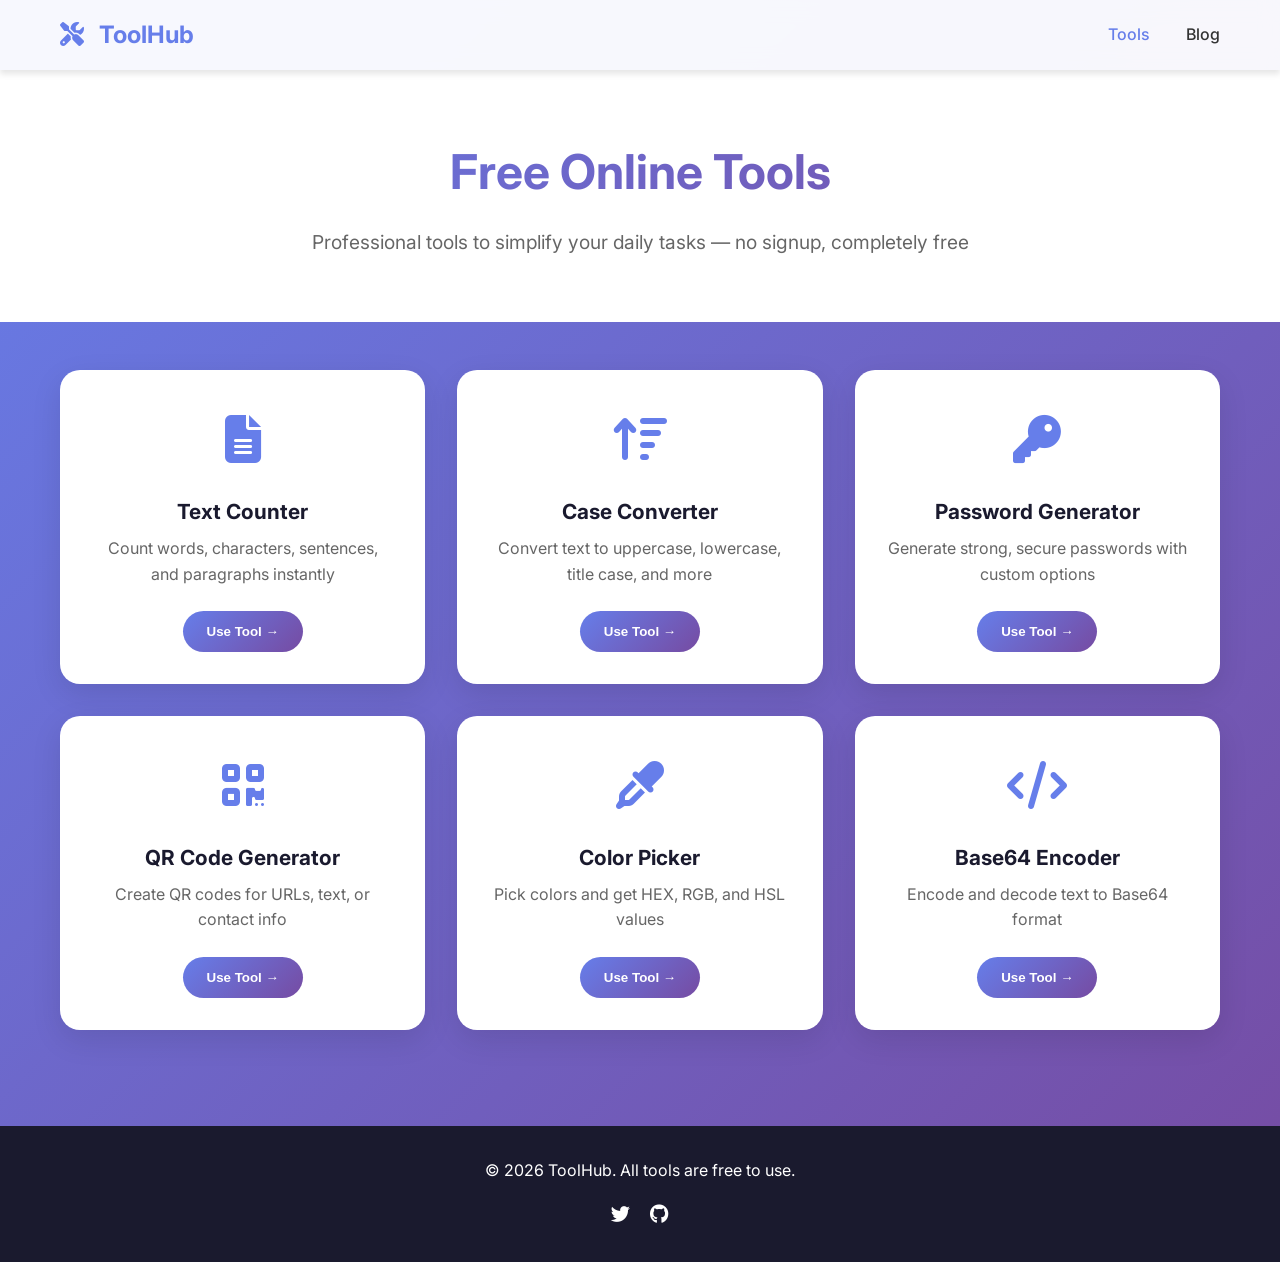
<file: index.html>
<!DOCTYPE html>
<html lang="en">
<head>
    <meta charset="UTF-8">
    <meta name="viewport" content="width=device-width, initial-scale=1.0">
    <meta name="description" content="Free online tools to boost your productivity - text tools, image tools, and more.">
    <meta name="keywords" content="online tools, free tools, productivity, text tools">
    <meta name="author" content="Your Name">
    <title>ToolHub - Free Online Tools</title>
    <link rel="stylesheet" href="style.css">
    <!-- Google Fonts for premium look -->
    <link href="https://fonts.googleapis.com/css2?family=Inter:opsz,wght@14..32,300;14..32,400;14..32,500;14..32,600;14..32,700&display=swap" rel="stylesheet">
    <!-- Font Awesome Icons -->
    <link rel="stylesheet" href="https://cdnjs.cloudflare.com/ajax/libs/font-awesome/6.5.1/css/all.min.css">
</head>
<body>
    <nav class="navbar">
        <div class="container">
            <div class="nav-brand">
                <i class="fas fa-tools"></i>
                <span>ToolHub</span>
            </div>
            <div class="nav-links">
                <a href="index.html" class="active">Tools</a>
                <a href="blog.html">Blog</a>
            </div>
        </div>
    </nav>

    <header class="hero">
        <div class="container">
            <h1>Free Online Tools</h1>
            <p>Professional tools to simplify your daily tasks — no signup, completely free</p>
        </div>
    </header>

    <main class="container">
        <div class="tools-grid">
            <!-- Tool 1: Text Counter -->
            <div class="tool-card">
                <div class="tool-icon"><i class="fas fa-file-alt"></i></div>
                <h3>Text Counter</h3>
                <p>Count words, characters, sentences, and paragraphs instantly</p>
                <button class="tool-btn" onclick="openTool('text-counter')">Use Tool →</button>
            </div>

            <!-- Tool 2: Case Converter -->
            <div class="tool-card">
                <div class="tool-icon"><i class="fas fa-arrow-up-wide-short"></i></div>
                <h3>Case Converter</h3>
                <p>Convert text to uppercase, lowercase, title case, and more</p>
                <button class="tool-btn" onclick="openTool('case-converter')">Use Tool →</button>
            </div>

            <!-- Tool 3: Password Generator -->
            <div class="tool-card">
                <div class="tool-icon"><i class="fas fa-key"></i></div>
                <h3>Password Generator</h3>
                <p>Generate strong, secure passwords with custom options</p>
                <button class="tool-btn" onclick="openTool('password-generator')">Use Tool →</button>
            </div>

            <!-- Tool 4: QR Code Generator -->
            <div class="tool-card">
                <div class="tool-icon"><i class="fas fa-qrcode"></i></div>
                <h3>QR Code Generator</h3>
                <p>Create QR codes for URLs, text, or contact info</p>
                <button class="tool-btn" onclick="openTool('qr-generator')">Use Tool →</button>
            </div>

            <!-- Tool 5: Color Picker -->
            <div class="tool-card">
                <div class="tool-icon"><i class="fas fa-eye-dropper"></i></div>
                <h3>Color Picker</h3>
                <p>Pick colors and get HEX, RGB, and HSL values</p>
                <button class="tool-btn" onclick="openTool('color-picker')">Use Tool →</button>
            </div>

            <!-- Tool 6: Base64 Encoder -->
            <div class="tool-card">
                <div class="tool-icon"><i class="fas fa-code"></i></div>
                <h3>Base64 Encoder</h3>
                <p>Encode and decode text to Base64 format</p>
                <button class="tool-btn" onclick="openTool('base64')">Use Tool →</button>
            </div>
        </div>

        <!-- Text Counter Tool Modal (Built-in) -->
        <div id="text-counter-tool" class="tool-modal" style="display:none">
            <div class="modal-content">
                <span class="close-tool" onclick="closeTool('text-counter')">&times;</span>
                <h2>Text Counter</h2>
                <textarea id="textInput" rows="6" placeholder="Type or paste your text here..."></textarea>
                <div class="stats">
                    <div class="stat"><strong>Characters:</strong> <span id="charCount">0</span></div>
                    <div class="stat"><strong>Words:</strong> <span id="wordCount">0</span></div>
                    <div class="stat"><strong>Sentences:</strong> <span id="sentenceCount">0</span></div>
                    <div class="stat"><strong>Paragraphs:</strong> <span id="paragraphCount">0</span></div>
                </div>
            </div>
        </div>
    </main>

    <footer>
        <div class="container">
            <p>&copy; 2026 ToolHub. All tools are free to use.</p>
            <div class="social-links">
                <a href="#"><i class="fab fa-twitter"></i></a>
                <a href="#"><i class="fab fa-github"></i></a>
            </div>
        </div>
    </footer>

    <script src="script.js"></script>
    <script>
        // Text counter functionality
        const textarea = document.getElementById('textInput');
        if(textarea) {
            textarea.addEventListener('input', function() {
                const text = this.value;
                document.getElementById('charCount').innerText = text.length;
                document.getElementById('wordCount').innerText = text.trim() ? text.trim().split(/\s+/).length : 0;
                document.getElementById('sentenceCount').innerText = text.split(/[.!?]+/).filter(s => s.trim().length > 0).length;
                document.getElementById('paragraphCount').innerText = text.split(/\n\s*\n/).filter(p => p.trim().length > 0).length;
            });
        }
    </script>
</body>
</html>
</file>
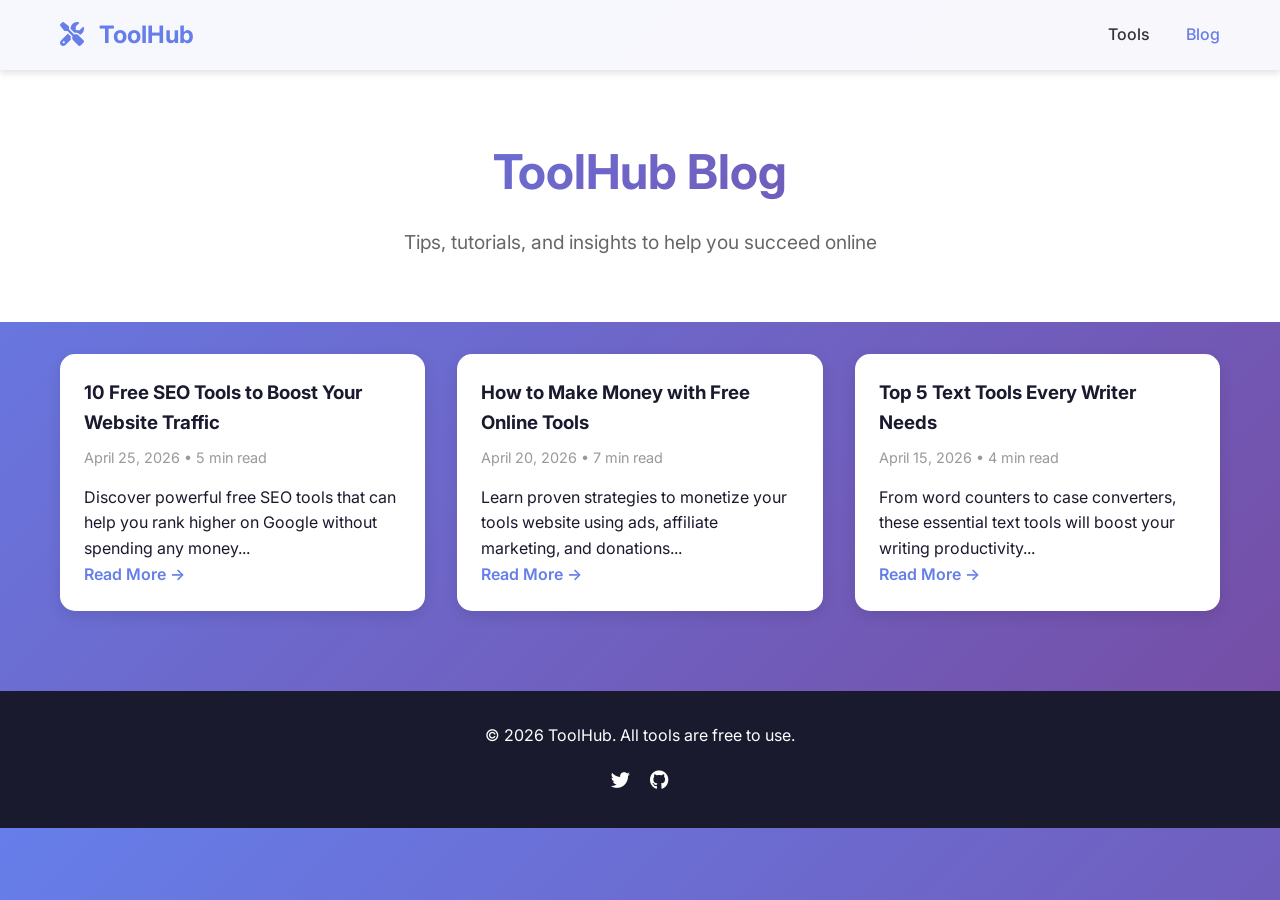
<file: blog.html>
<!DOCTYPE html>
<html lang="en">
<head>
    <meta charset="UTF-8">
    <meta name="viewport" content="width=device-width, initial-scale=1.0">
    <meta name="description" content="Latest blog posts about SEO, online tools, and making money online.">
    <title>Blog | ToolHub - Tips & Tutorials</title>
    <link rel="stylesheet" href="style.css">
    <link href="https://fonts.googleapis.com/css2?family=Inter:wght@300;400;500;600;700&display=swap" rel="stylesheet">
    <link rel="stylesheet" href="https://cdnjs.cloudflare.com/ajax/libs/font-awesome/6.5.1/css/all.min.css">
</head>
<body>
    <nav class="navbar">
        <div class="container">
            <div class="nav-brand">
                <i class="fas fa-tools"></i>
                <span>ToolHub</span>
            </div>
            <div class="nav-links">
                <a href="index.html">Tools</a>
                <a href="blog.html" class="active">Blog</a>
            </div>
        </div>
    </nav>

    <header class="hero">
        <div class="container">
            <h1>ToolHub Blog</h1>
            <p>Tips, tutorials, and insights to help you succeed online</p>
        </div>
    </header>

    <main class="container">
        <div class="blog-grid"></div>
    </main>

    <footer>
        <div class="container">
            <p>&copy; 2026 ToolHub. All tools are free to use.</p>
            <div class="social-links">
                <a href="#"><i class="fab fa-twitter"></i></a>
                <a href="#"><i class="fab fa-github"></i></a>
            </div>
        </div>
    </footer>

    <script src="script.js"></script>
</body>
</html>
</file>
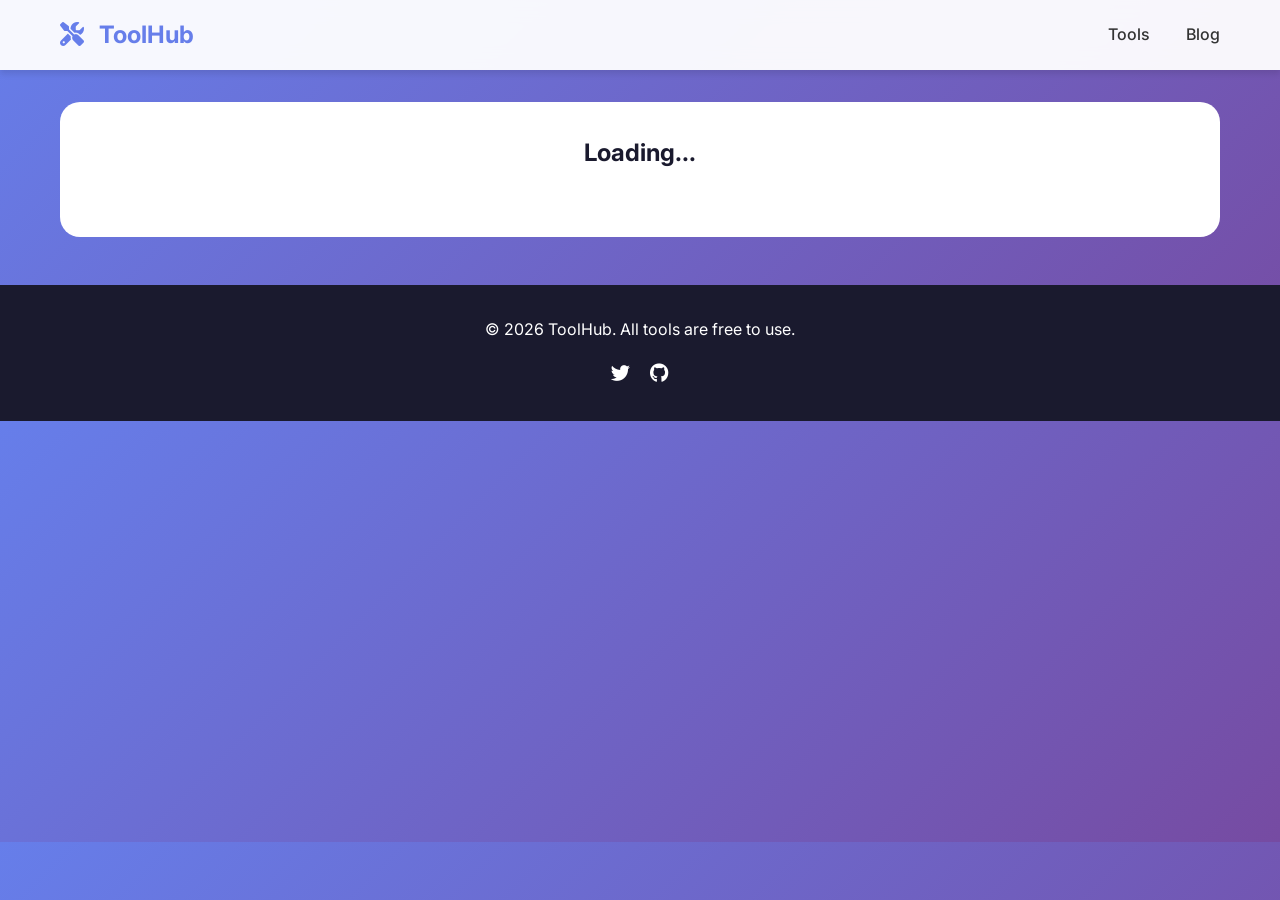
<file: post.html>
<!DOCTYPE html>
<html lang="en">
<head>
    <meta charset="UTF-8">
    <meta name="viewport" content="width=device-width, initial-scale=1.0">
    <meta name="description" content="Read our latest blog posts about online tools and SEO">
    <title>Blog Post | ToolHub</title>
    <link rel="stylesheet" href="style.css">
    <link href="https://fonts.googleapis.com/css2?family=Inter:wght@300;400;500;600;700&display=swap" rel="stylesheet">
    <link rel="stylesheet" href="https://cdnjs.cloudflare.com/ajax/libs/font-awesome/6.5.1/css/all.min.css">
</head>
<body>
    <nav class="navbar">
        <div class="container">
            <div class="nav-brand">
                <i class="fas fa-tools"></i>
                <span>ToolHub</span>
            </div>
            <div class="nav-links">
                <a href="index.html">Tools</a>
                <a href="blog.html">Blog</a>
            </div>
        </div>
    </nav>

    <main class="container">
        <article class="blog-post">
            <div class="post-header">
                <h1 class="post-title">Loading...</h1>
                <div class="post-date"></div>
            </div>
            <div class="post-content"></div>
        </article>
    </main>

    <footer>
        <div class="container">
            <p>&copy; 2026 ToolHub. All tools are free to use.</p>
            <div class="social-links">
                <a href="#"><i class="fab fa-twitter"></i></a>
                <a href="#"><i class="fab fa-github"></i></a>
            </div>
        </div>
    </footer>

    <script src="script.js"></script>
</body>
</html>
</file>
<file: style.css>
* {
    margin: 0;
    padding: 0;
    box-sizing: border-box;
}

body {
    font-family: 'Inter', sans-serif;
    background: linear-gradient(135deg, #667eea 0%, #764ba2 100%);
    color: #1a1a2e;
    line-height: 1.6;
}

.container {
    max-width: 1200px;
    margin: 0 auto;
    padding: 0 20px;
}

/* Navbar */
.navbar {
    background: rgba(255,255,255,0.95);
    backdrop-filter: blur(10px);
    box-shadow: 0 4px 6px rgba(0,0,0,0.1);
    position: sticky;
    top: 0;
    z-index: 1000;
    padding: 1rem 0;
}

.navbar .container {
    display: flex;
    justify-content: space-between;
    align-items: center;
}

.nav-brand {
    font-size: 1.5rem;
    font-weight: 700;
    color: #667eea;
}

.nav-brand i {
    margin-right: 10px;
}

.nav-links a {
    margin-left: 2rem;
    text-decoration: none;
    color: #333;
    font-weight: 500;
    transition: color 0.3s;
}

.nav-links a:hover, .nav-links a.active {
    color: #667eea;
}

/* Hero Section */
.hero {
    background: white;
    padding: 4rem 0;
    text-align: center;
}

.hero h1 {
    font-size: 3rem;
    margin-bottom: 1rem;
    background: linear-gradient(135deg, #667eea, #764ba2);
    -webkit-background-clip: text;
    -webkit-text-fill-color: transparent;
}

.hero p {
    font-size: 1.2rem;
    color: #666;
}

/* Tools Grid */
.tools-grid {
    display: grid;
    grid-template-columns: repeat(auto-fit, minmax(300px, 1fr));
    gap: 2rem;
    padding: 3rem 0;
}

.tool-card {
    background: white;
    border-radius: 20px;
    padding: 2rem;
    text-align: center;
    transition: transform 0.3s, box-shadow 0.3s;
    box-shadow: 0 10px 30px rgba(0,0,0,0.1);
}

.tool-card:hover {
    transform: translateY(-10px);
    box-shadow: 0 20px 40px rgba(0,0,0,0.15);
}

.tool-icon {
    font-size: 3rem;
    color: #667eea;
    margin-bottom: 1rem;
}

.tool-card h3 {
    margin-bottom: 0.5rem;
    font-size: 1.3rem;
}

.tool-card p {
    color: #666;
    margin-bottom: 1.5rem;
}

.tool-btn {
    background: linear-gradient(135deg, #667eea, #764ba2);
    color: white;
    border: none;
    padding: 0.8rem 1.5rem;
    border-radius: 50px;
    cursor: pointer;
    font-weight: 600;
    transition: opacity 0.3s;
}

.tool-btn:hover {
    opacity: 0.9;
}

/* Modal for tools */
.tool-modal {
    position: fixed;
    top: 0;
    left: 0;
    width: 100%;
    height: 100%;
    background: rgba(0,0,0,0.8);
    z-index: 2000;
    display: flex;
    justify-content: center;
    align-items: center;
}

.modal-content {
    background: white;
    padding: 2rem;
    border-radius: 20px;
    max-width: 600px;
    width: 90%;
    position: relative;
}

.close-tool {
    position: absolute;
    top: 15px;
    right: 20px;
    font-size: 2rem;
    cursor: pointer;
}

.modal-content textarea {
    width: 100%;
    padding: 1rem;
    border: 1px solid #ddd;
    border-radius: 10px;
    margin: 1rem 0;
    font-family: inherit;
}

.stats {
    display: grid;
    grid-template-columns: repeat(2, 1fr);
    gap: 1rem;
    margin-top: 1rem;
}

.stat {
    background: #f5f5f5;
    padding: 0.8rem;
    border-radius: 10px;
    text-align: center;
}

/* Blog Section */
.blog-grid {
    display: grid;
    grid-template-columns: repeat(auto-fill, minmax(350px, 1fr));
    gap: 2rem;
    padding: 2rem 0;
}

.blog-card {
    background: white;
    border-radius: 15px;
    overflow: hidden;
    box-shadow: 0 5px 15px rgba(0,0,0,0.1);
    transition: transform 0.3s;
}

.blog-card:hover {
    transform: translateY(-5px);
}

.blog-card-content {
    padding: 1.5rem;
}

.blog-card h3 {
    margin-bottom: 0.5rem;
}

.blog-meta {
    color: #999;
    font-size: 0.9rem;
    margin-bottom: 1rem;
}

.read-more {
    color: #667eea;
    text-decoration: none;
    font-weight: 600;
}

/* Blog Post Page */
.blog-post {
    background: white;
    padding: 2rem;
    border-radius: 20px;
    margin: 2rem 0;
}

.post-header {
    text-align: center;
    margin-bottom: 2rem;
}

.post-date {
    color: #999;
    margin-top: 0.5rem;
}

.post-content {
    line-height: 1.8;
}

.post-content h2 {
    margin: 1.5rem 0 1rem;
}

/* Footer */
footer {
    background: #1a1a2e;
    color: white;
    text-align: center;
    padding: 2rem 0;
    margin-top: 3rem;
}

.social-links {
    margin-top: 1rem;
}

.social-links a {
    color: white;
    margin: 0 0.5rem;
    font-size: 1.2rem;
    transition: color 0.3s;
}

.social-links a:hover {
    color: #667eea;
}

/* Responsive */
@media (max-width: 768px) {
    .hero h1 {
        font-size: 2rem;
    }
    
    .nav-links a {
        margin-left: 1rem;
    }
    
    .tools-grid {
        grid-template-columns: 1fr;
    }
}
</file>
